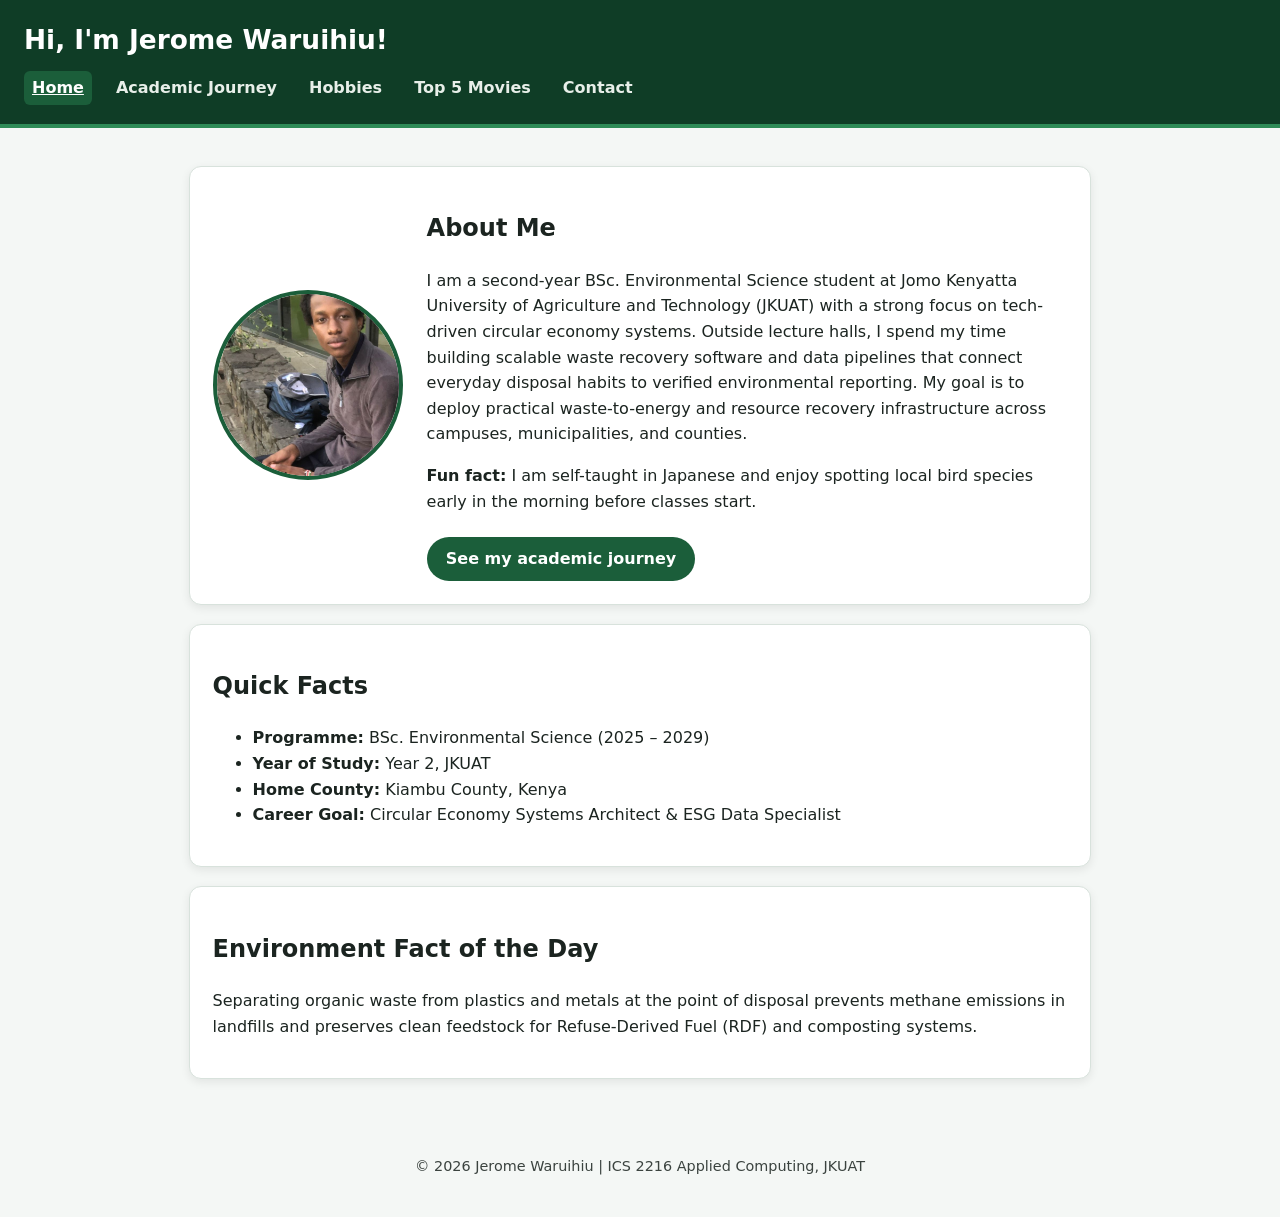
<file: index.html>
<!DOCTYPE html>
<html lang="en">

<head>
    <meta charset="utf-8">
    <meta name="viewport" content="width=device-width, initial-scale=1">
    <title>Jerome Waruihiu | Portfolio</title>
    <link rel="icon" href="images/favicon.png">
    <link rel="stylesheet" href="style.css">
</head>

<body>
    <header>
        <h1>Hi, I'm Jerome Waruihiu!</h1>
        <nav>
            <a href="index.html" class="active">Home</a>
            <a href="academic.html">Academic Journey</a>
            <a href="hobbies.html">Hobbies</a>
            <a href="movies.html">Top 5 Movies</a>
            <a href="contact.html">Contact</a>
        </nav>
    </header>

    <main>
        <section class="card hero">
            <img src="images/my-photo.jpeg" alt="Portrait of Jerome Waruihiu smiling" class="profile-pic">
            <div class="hero-text">
                <h2>About Me</h2>
                <p>I am a second-year BSc. Environmental Science student at Jomo Kenyatta University of Agriculture and
                    Technology (JKUAT) with a strong focus on tech-driven circular economy systems. Outside lecture
                    halls, I spend my time building scalable waste recovery software and data pipelines that connect
                    everyday disposal habits to verified environmental reporting. My goal is to deploy practical
                    waste-to-energy and resource recovery infrastructure across campuses, municipalities, and counties.
                </p>
                <p><strong>Fun fact:</strong> I am self-taught in Japanese and enjoy spotting local bird species early
                    in the morning before classes start.</p>
                <a class="btn" href="academic.html">See my academic journey</a>
            </div>
        </section>

        <section class="card">
            <h2>Quick Facts</h2>
            <ul>
                <li><strong>Programme:</strong> BSc. Environmental Science (2025 – 2029)</li>
                <li><strong>Year of Study:</strong> Year 2, JKUAT</li>
                <li><strong>Home County:</strong> Kiambu County, Kenya</li>
                <li><strong>Career Goal:</strong> Circular Economy Systems Architect &amp; ESG Data Specialist</li>
            </ul>
        </section>

        <section class="card">
            <h2>Environment Fact of the Day</h2>
            <p>Separating organic waste from plastics and metals at the point of disposal prevents methane emissions in
                landfills and preserves clean feedstock for Refuse-Derived Fuel (RDF) and composting systems.</p>
        </section>
    </main>

    <footer>
        <p>&copy; 2026 Jerome Waruihiu | ICS 2216 Applied Computing, JKUAT</p>
    </footer>
</body>

</html>
</file>
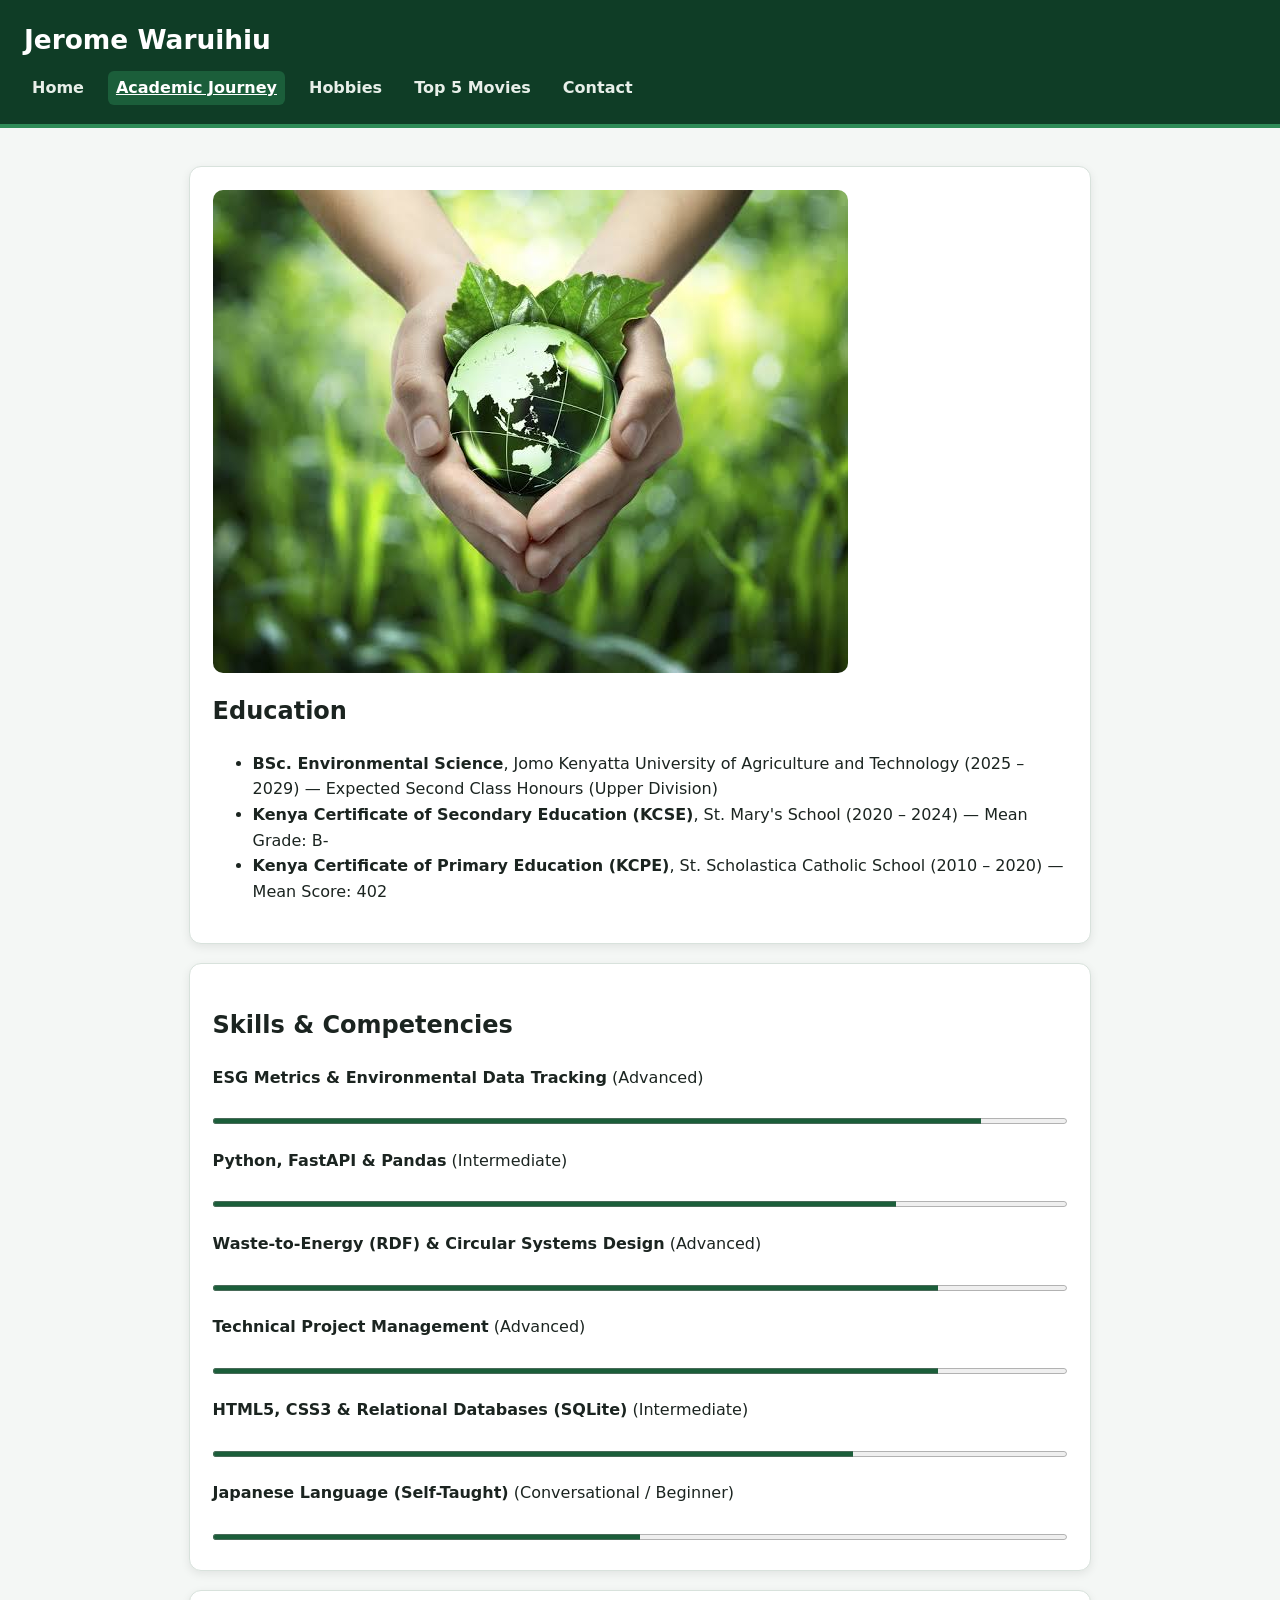
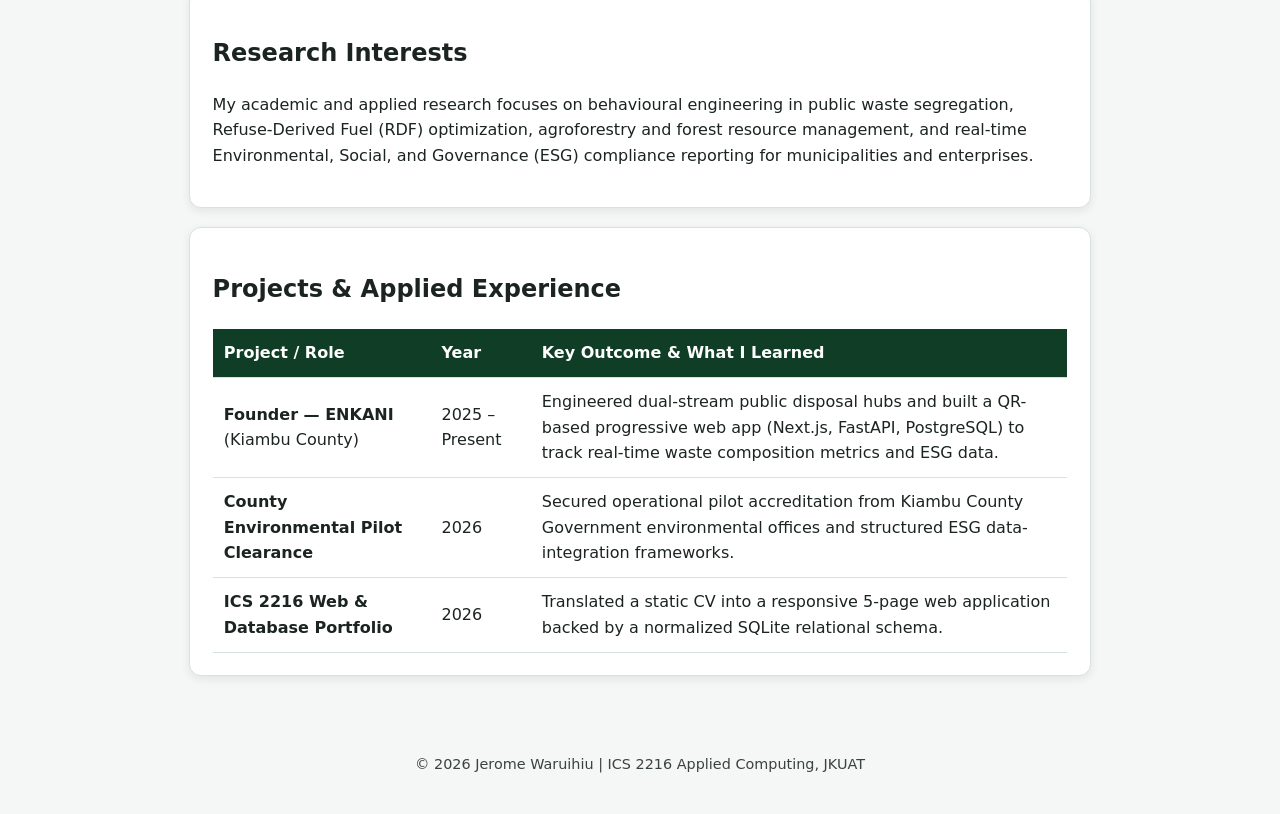
<file: academic.html>
<!DOCTYPE html>
<html lang="en">

<head>
    <meta charset="utf-8">
    <meta name="viewport" content="width=device-width, initial-scale=1">
    <title>Academic Journey | Jerome Waruihiu</title>
    <link rel="icon" href="images/favicon.jpeg">
    <link rel="stylesheet" href="style.css">
</head>

<body>
    <header>
        <h1>Jerome Waruihiu</h1>
        <nav>
            <a href="index.html">Home</a>
            <a href="academic.html" class="active">Academic Journey</a>
            <a href="hobbies.html">Hobbies</a>
            <a href="movies.html">Top 5 Movies</a>
            <a href="contact.html">Contact</a>
        </nav>
    </header>

    <main>
        <section class="card">
            <img src="images/campus.jpeg" alt="Environmental science fieldwork and campus research setting">
            <h2>Education</h2>
            <ul>
                <li><strong>BSc. Environmental Science</strong>, Jomo Kenyatta University of Agriculture and Technology
                    (2025 – 2029) — Expected Second Class Honours (Upper Division)</li>
                <li><strong>Kenya Certificate of Secondary Education (KCSE)</strong>, St. Mary's School (2020 – 2024) —
                    Mean Grade: B-</li>
                <li><strong>Kenya Certificate of Primary Education (KCPE)</strong>, St. Scholastica Catholic School
                    (2010 – 2020) — Mean Score: 402</li>
            </ul>
        </section>

        <section class="card">
            <h2>Skills &amp; Competencies</h2>
            <p><strong>ESG Metrics &amp; Environmental Data Tracking</strong> (Advanced)</p>
            <progress value="90" max="100"></progress>

            <p><strong>Python, FastAPI &amp; Pandas</strong> (Intermediate)</p>
            <progress value="80" max="100"></progress>

            <p><strong>Waste-to-Energy (RDF) &amp; Circular Systems Design</strong> (Advanced)</p>
            <progress value="85" max="100"></progress>

            <p><strong>Technical Project Management</strong> (Advanced)</p>
            <progress value="85" max="100"></progress>

            <p><strong>HTML5, CSS3 &amp; Relational Databases (SQLite)</strong> (Intermediate)</p>
            <progress value="75" max="100"></progress>

            <p><strong>Japanese Language (Self-Taught)</strong> (Conversational / Beginner)</p>
            <progress value="50" max="100"></progress>
        </section>

        <section class="card">
            <h2>Research Interests</h2>
            <p>My academic and applied research focuses on behavioural engineering in public waste segregation,
                Refuse-Derived Fuel (RDF) optimization, agroforestry and forest resource management, and real-time
                Environmental, Social, and Governance (ESG) compliance reporting for municipalities and enterprises.</p>
        </section>

        <section class="card">
            <h2>Projects &amp; Applied Experience</h2>
            <table>
                <thead>
                    <tr>
                        <th>Project / Role</th>
                        <th>Year</th>
                        <th>Key Outcome &amp; What I Learned</th>
                    </tr>
                </thead>
                <tbody>
                    <tr>
                        <td><strong>Founder — ENKANI</strong> (Kiambu County)</td>
                        <td>2025 – Present</td>
                        <td>Engineered dual-stream public disposal hubs and built a QR-based progressive web app
                            (Next.js, FastAPI, PostgreSQL) to track real-time waste composition metrics and ESG data.
                        </td>
                    </tr>
                    <tr>
                        <td><strong>County Environmental Pilot Clearance</strong></td>
                        <td>2026</td>
                        <td>Secured operational pilot accreditation from Kiambu County Government environmental offices
                            and structured ESG data-integration frameworks.</td>
                    </tr>
                    <tr>
                        <td><strong>ICS 2216 Web &amp; Database Portfolio</strong></td>
                        <td>2026</td>
                        <td>Translated a static CV into a responsive 5-page web application backed by a normalized
                            SQLite relational schema.</td>
                    </tr>
                </tbody>
            </table>
        </section>
    </main>

    <footer>
        <p>&copy; 2026 Jerome Waruihiu | ICS 2216 Applied Computing, JKUAT</p>
    </footer>
</body>

</html>
</file>
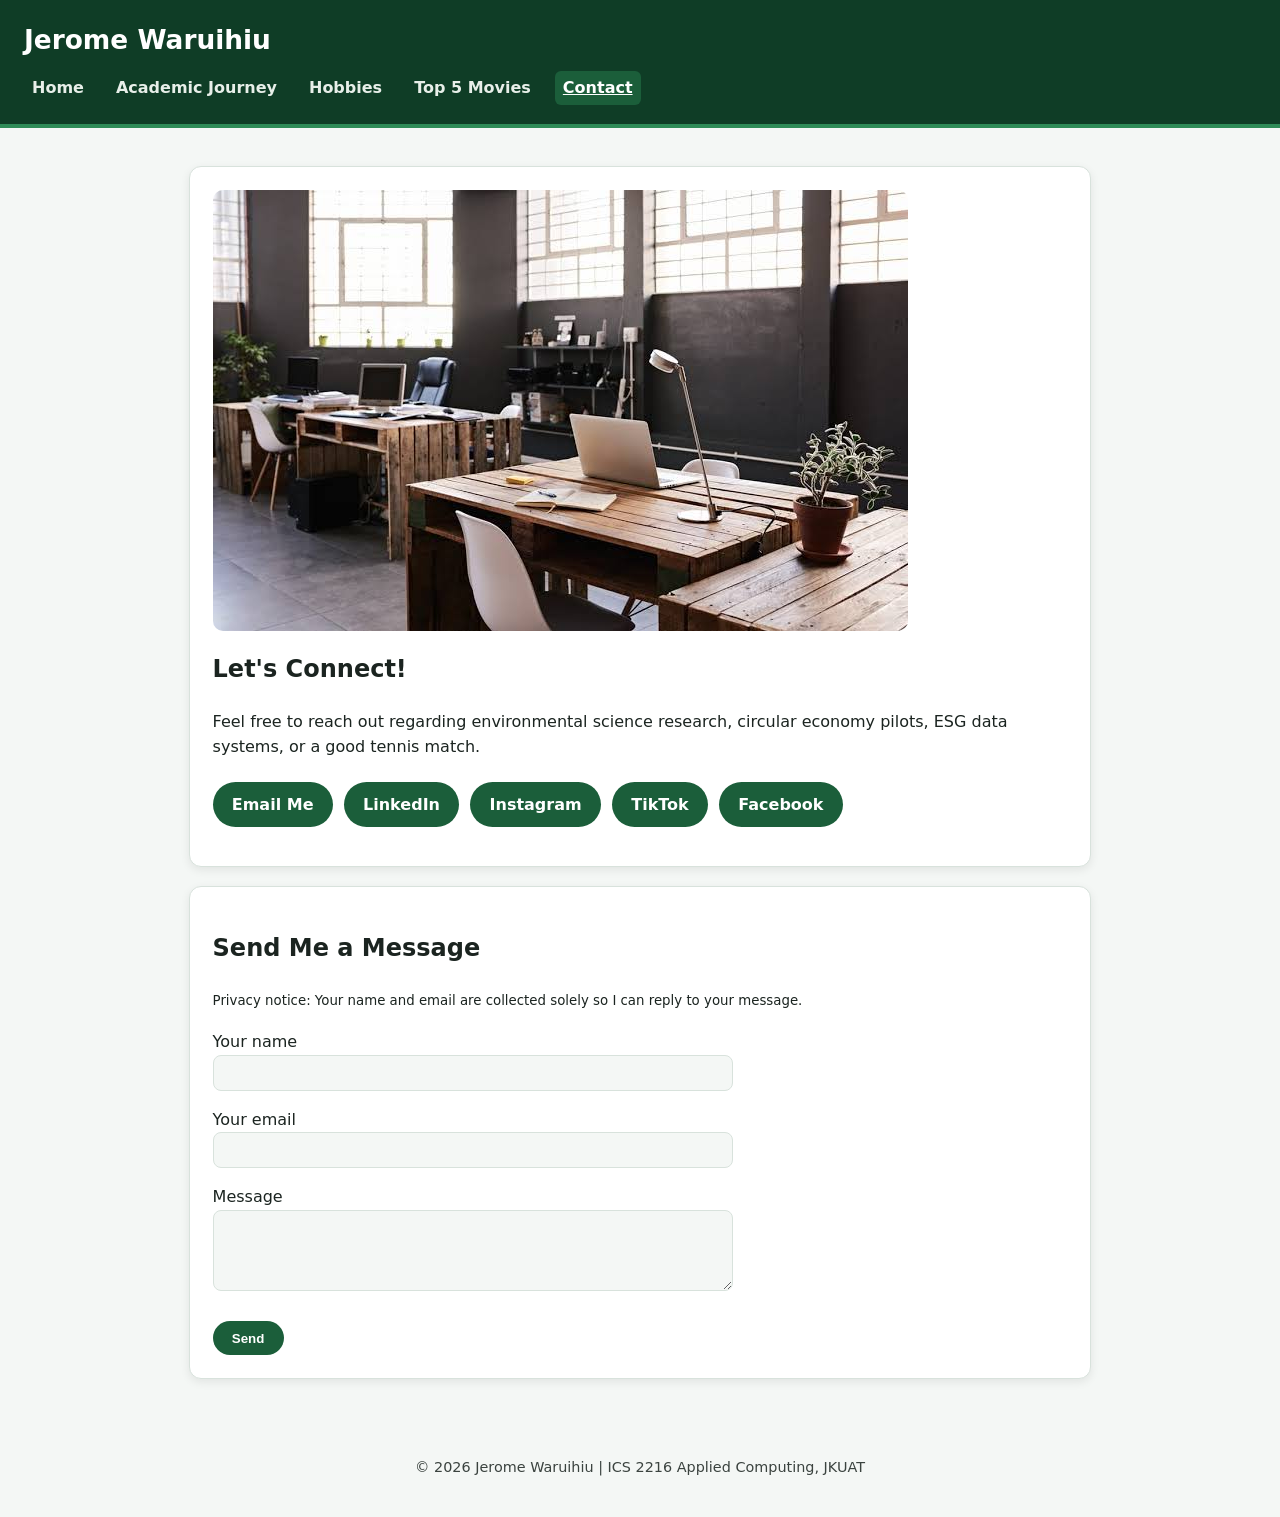
<file: contact.html>
<!DOCTYPE html>
<html lang="en">

<head>
    <meta charset="utf-8">
    <meta name="viewport" content="width=device-width, initial-scale=1">
    <title>Contact | Jerome Waruihiu</title>
    <link rel="icon" href="images/favicon.png">
    <link rel="stylesheet" href="style.css">
</head>

<body>
    <header>
        <h1>Jerome Waruihiu</h1>
        <nav>
            <a href="index.html">Home</a>
            <a href="academic.html">Academic Journey</a>
            <a href="hobbies.html">Hobbies</a>
            <a href="movies.html">Top 5 Movies</a>
            <a href="contact.html" class="active">Contact</a>
        </nav>
    </header>

    <main>
        <section class="card">
            <img src="images/contact.jpeg" alt="Workspace laptop and notebook ready for collaboration">
            <h2>Let's Connect!</h2>
            <p>Feel free to reach out regarding environmental science research, circular economy pilots, ESG data
                systems, or a good tennis match.</p>
            <ul class="links">
                <li><a class="btn" href="mailto:jerome.waruhiu@students.jkuat.ac.ke">Email Me</a></li>
                <li><a class="btn" href="https://www.linkedin.com/in/jerome-waruihiu" target="_blank"
                        rel="noopener">LinkedIn</a></li>
                <li><a class="btn" href="https://www.instagram.com/jerome.waruihiu" target="_blank"
                        rel="noopener">Instagram</a></li>
                <li><a class="btn" href="https://www.tiktok.com/@jerome.waruihiu" target="_blank"
                        rel="noopener">TikTok</a></li>
                <li><a class="btn" href="https://www.facebook.com/jerome.waruihiu" target="_blank"
                        rel="noopener">Facebook</a></li>
            </ul>
        </section>

        <section class="card">
            <h2>Send Me a Message</h2>
            <p><small>Privacy notice: Your name and email are collected solely so I can reply to your message.</small>
            </p>
            <form action="INSTRUCTOR-PROVIDED-ADDRESS" method="post">
                <p>
                    <label for="name">Your name</label><br>
                    <input type="text" id="name" name="sender_name" required>
                </p>
                <p>
                    <label for="email">Your email</label><br>
                    <input type="email" id="email" name="sender_email" required>
                </p>
                <p>
                    <label for="msg">Message</label><br>
                    <textarea id="msg" name="message" rows="4" required></textarea>
                </p>
                <button class="btn" type="submit">Send</button>
            </form>
        </section>
    </main>

    <footer>
        <p>&copy; 2026 Jerome Waruihiu | ICS 2216 Applied Computing, JKUAT</p>
    </footer>
</body>

</html>
</file>
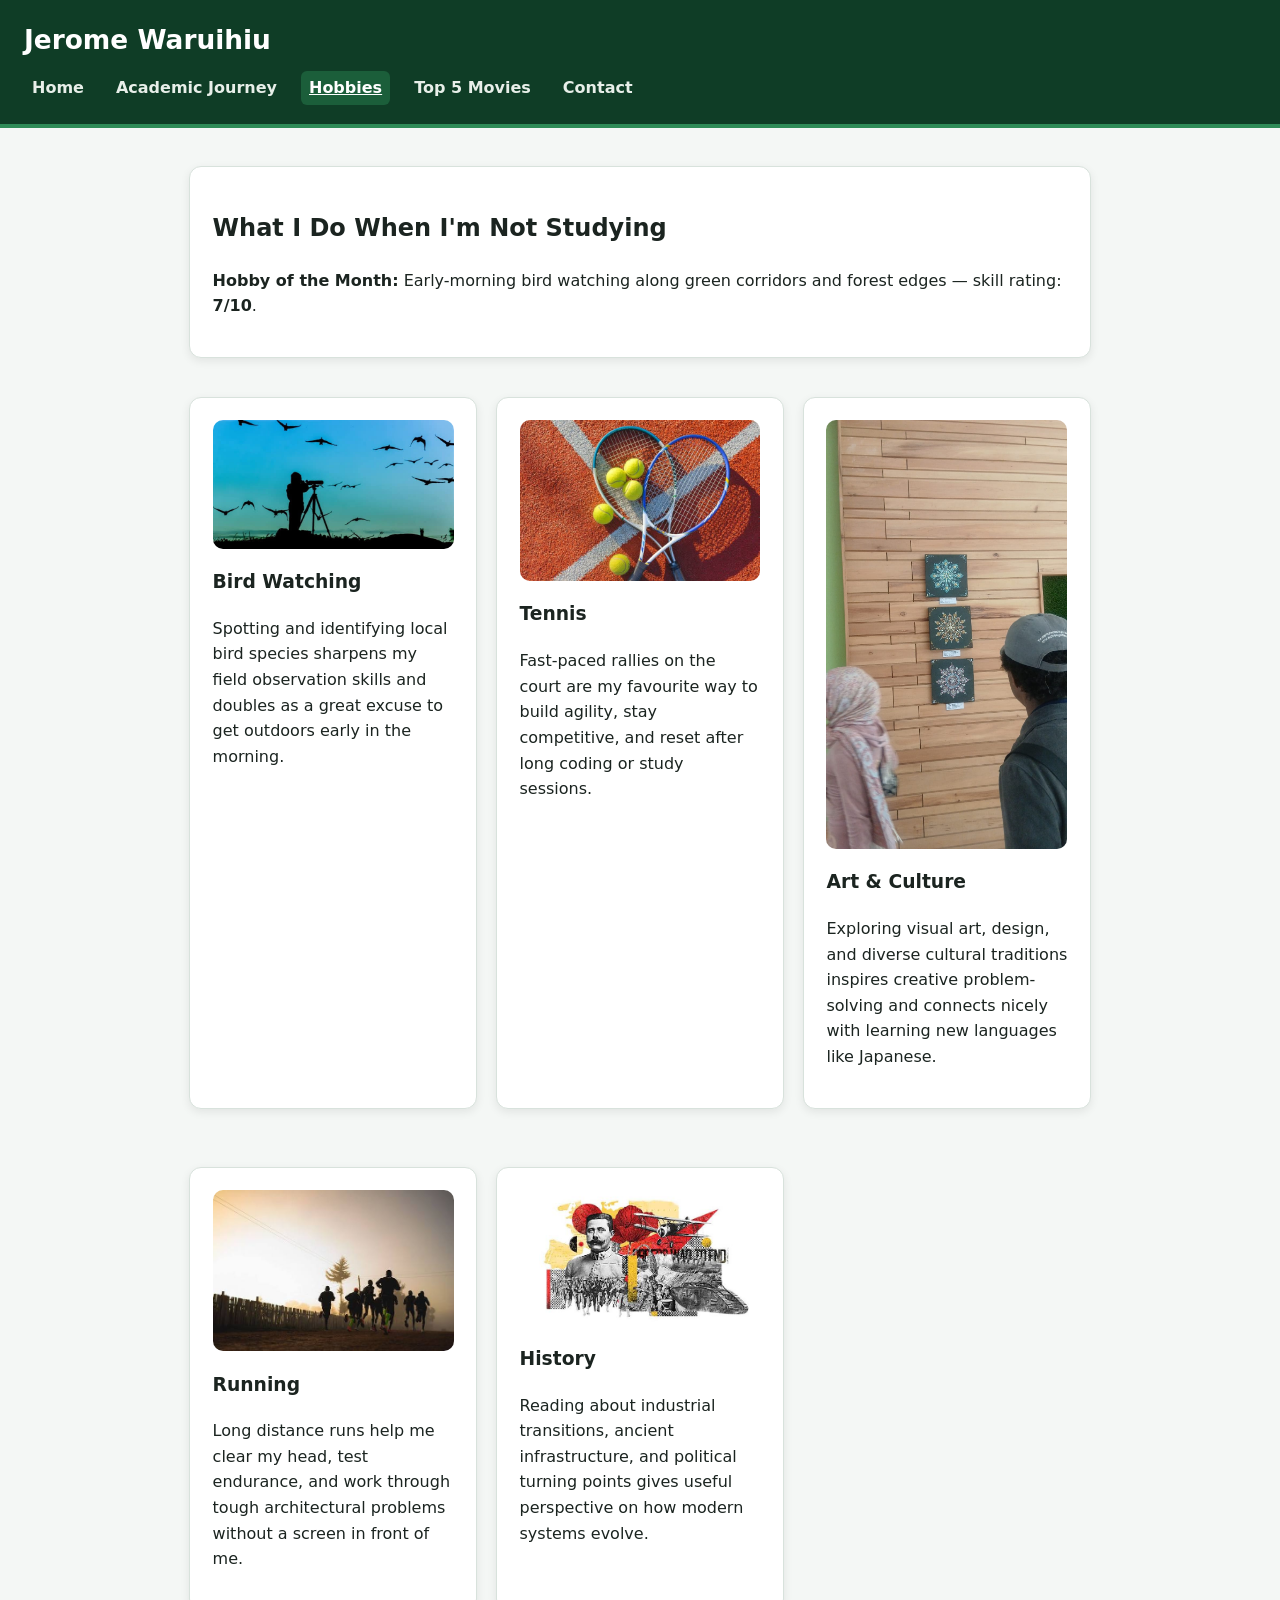
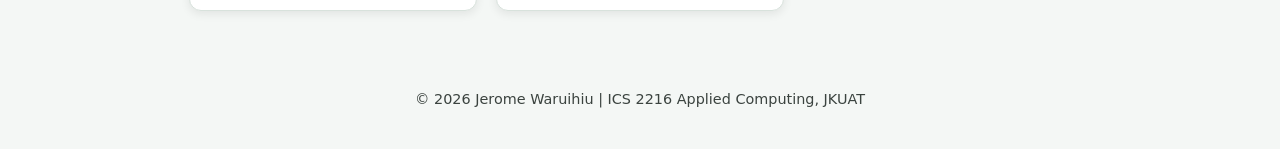
<file: hobbies.html>
<!DOCTYPE html>
<html lang="en">

<head>
    <meta charset="utf-8">
    <meta name="viewport" content="width=device-width, initial-scale=1">
    <title>Hobbies | Jerome Waruihiu</title>
    <link rel="icon" href="images/favicon.png">
    <link rel="stylesheet" href="style.css">
</head>

<body>
    <header>
        <h1>Jerome Waruihiu</h1>
        <nav>
            <a href="index.html">Home</a>
            <a href="academic.html">Academic Journey</a>
            <a href="hobbies.html" class="active">Hobbies</a>
            <a href="movies.html">Top 5 Movies</a>
            <a href="contact.html">Contact</a>
        </nav>
    </header>

    <main>
        <section class="card">
            <h2>What I Do When I'm Not Studying</h2>
            <p><strong>Hobby of the Month:</strong> Early-morning bird watching along green corridors and forest edges —
                skill rating: <strong>7/10</strong>.</p>
        </section>

        <div class="grid">
            <article class="card">
                <img src="images/hobby-birds.jpeg" alt="Binoculars and a wild bird perched on a branch">
                <h3>Bird Watching</h3>
                <p>Spotting and identifying local bird species sharpens my field observation skills and doubles as a
                    great excuse to get outdoors early in the morning.</p>
            </article>

            <article class="card">
                <img src="images/hobby-tennis.jpeg" alt="Tennis racket and yellow tennis balls on a court">
                <h3>Tennis</h3>
                <p>Fast-paced rallies on the court are my favourite way to build agility, stay competitive, and reset
                    after long coding or study sessions.</p>
            </article>

            <article class="card">
                <img src="images/hobby-art&culture.jpeg" alt="Art gallery exhibition and cultural artifacts">
                <h3>Art &amp; Culture</h3>
                <p>Exploring visual art, design, and diverse cultural traditions inspires creative problem-solving and
                    connects nicely with learning new languages like Japanese.</p>
            </article>

            <article class="card">
                <img src="images/hobby-running.jpeg" alt="Running shoes on an outdoor trail at sunrise">
                <h3>Running</h3>
                <p>Long distance runs help me clear my head, test endurance, and work through tough architectural
                    problems without a screen in front of me.</p>
            </article>

            <article class="card">
                <img src="images/hobby-history.jpeg" alt="Stack of classic history books and an old map">
                <h3>History</h3>
                <p>Reading about industrial transitions, ancient infrastructure, and political turning points gives
                    useful perspective on how modern systems evolve.</p>
            </article>
        </div>
    </main>

    <footer>
        <p>&copy; 2026 Jerome Waruihiu | ICS 2216 Applied Computing, JKUAT</p>
    </footer>
</body>

</html>
</file>
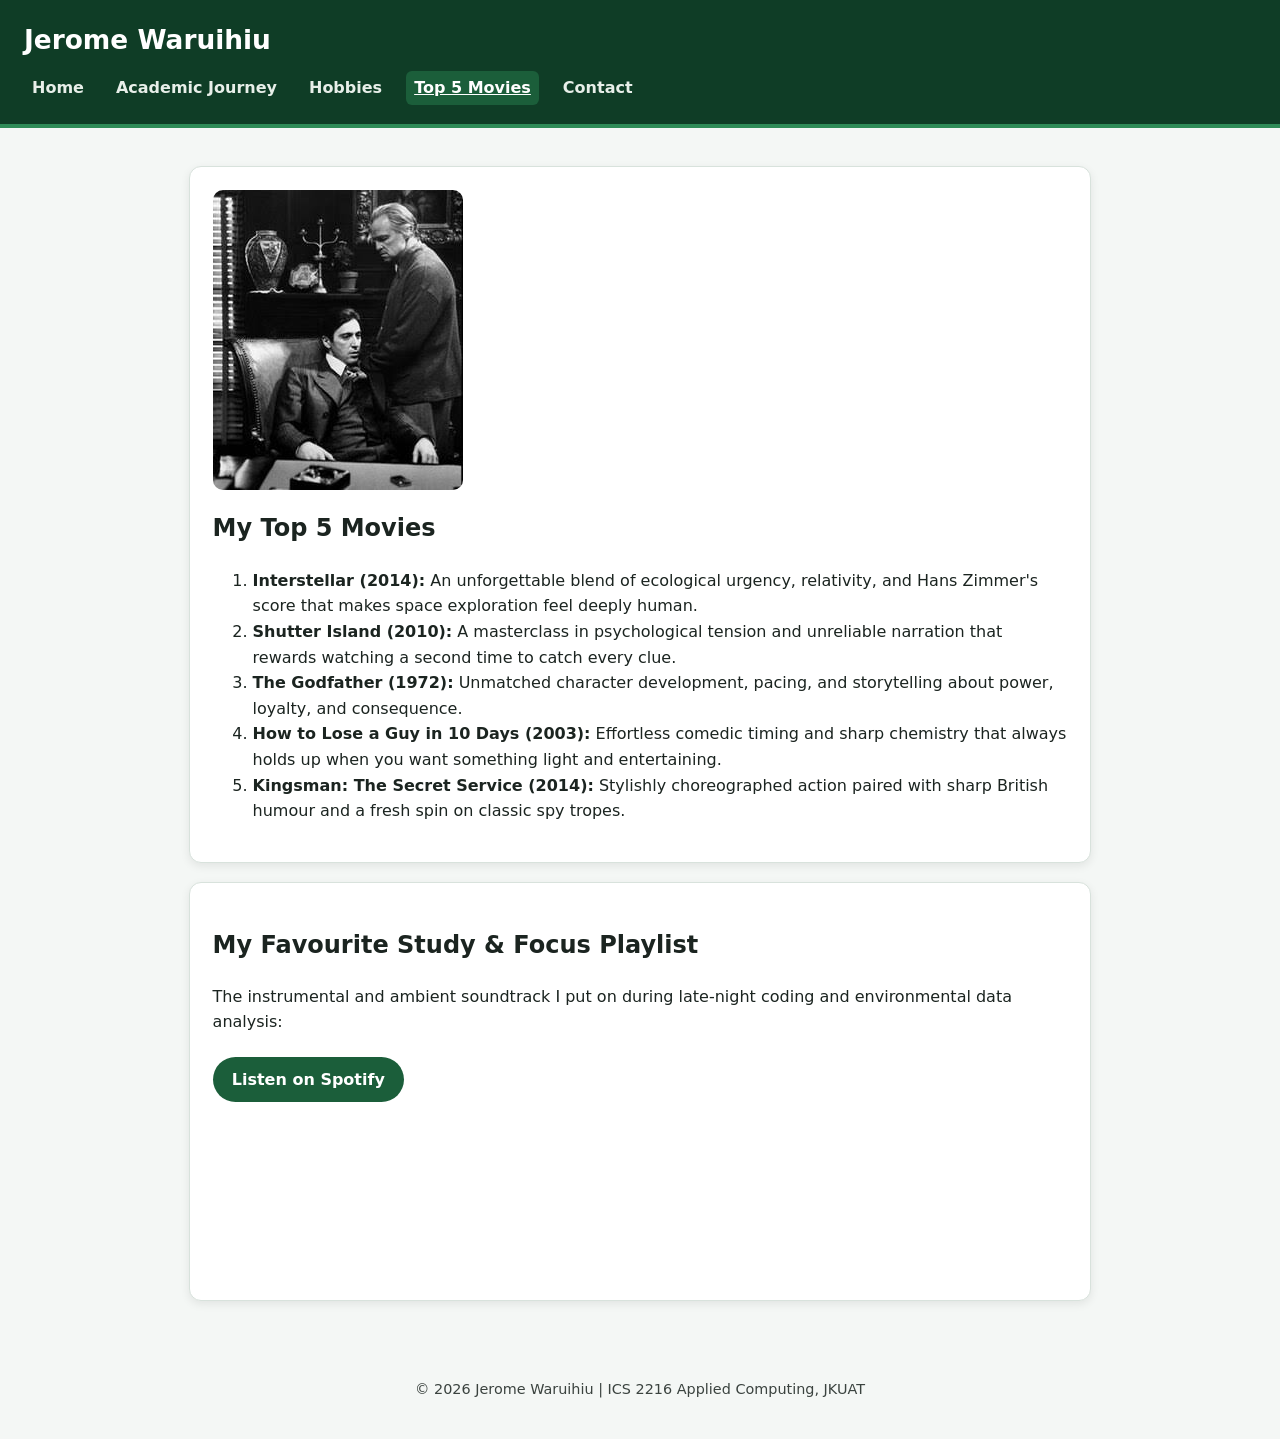
<file: movies.html>
<!DOCTYPE html>
<html lang="en">

<head>
    <meta charset="utf-8">
    <meta name="viewport" content="width=device-width, initial-scale=1">
    <title>Top 5 Movies | Jerome Waruihiu</title>
    <link rel="icon" href="images/favicon.png">
    <link rel="stylesheet" href="style.css">
</head>

<body>
    <header>
        <h1>Jerome Waruihiu</h1>
        <nav>
            <a href="index.html">Home</a>
            <a href="academic.html">Academic Journey</a>
            <a href="hobbies.html">Hobbies</a>
            <a href="movies.html" class="active">Top 5 Movies</a>
            <a href="contact.html">Contact</a>
        </nav>
    </header>

    <main>
        <section class="card">
            <img src="images/movies.jpeg" alt="Cinema screen and film reel">
            <h2>My Top 5 Movies</h2>
            <ol>
                <li><strong>Interstellar (2014):</strong> An unforgettable blend of ecological urgency, relativity, and
                    Hans Zimmer's score that makes space exploration feel deeply human.</li>
                <li><strong>Shutter Island (2010):</strong> A masterclass in psychological tension and unreliable
                    narration that rewards watching a second time to catch every clue.</li>
                <li><strong>The Godfather (1972):</strong> Unmatched character development, pacing, and storytelling
                    about power, loyalty, and consequence.</li>
                <li><strong>How to Lose a Guy in 10 Days (2003):</strong> Effortless comedic timing and sharp chemistry
                    that always holds up when you want something light and entertaining.</li>
                <li><strong>Kingsman: The Secret Service (2014):</strong> Stylishly choreographed action paired with
                    sharp British humour and a fresh spin on classic spy tropes.</li>
            </ol>
        </section>

        <section class="card">
            <h2>My Favourite Study &amp; Focus Playlist</h2>
            <p>The instrumental and ambient soundtrack I put on during late-night coding and environmental data
                analysis:</p>
            <a class="btn" href="https://open.spotify.com/playlist/37i9dQZF1DX8Uebhn9wzrS" target="_blank"
                rel="noopener">Listen on Spotify</a>
            <div style="margin-top: 1rem;">
                <iframe style="border-radius:12px"
                    src="https://open.spotify.com/embed/playlist/37i9dQZF1DX8Uebhn9wzrS?utm_source=generator"
                    width="100%" height="152" frameBorder="0" allowfullscreen=""
                    allow="autoplay; clipboard-write; encrypted-media; fullscreen; picture-in-picture" loading="lazy"
                    title="Spotify Focus Playlist"></iframe>
            </div>
        </section>
    </main>

    <footer>
        <p>&copy; 2026 Jerome Waruihiu | ICS 2216 Applied Computing, JKUAT</p>
    </footer>
</body>

</html>
</file>
<file: style.css>
:root {
    --bg: #f4f7f5;
    --ink: #1b2420;
    --brand: #1b5e3a;
    --brand2: #0f3d26;
    --accent: #2e8b57;
    --card: #ffffff;
    --border: #d8e2dc;
}

@media (prefers-color-scheme: dark) {
    :root {
        --bg: #101714;
        --ink: #e8efe9;
        --brand: #38a169;
        --brand2: #0a2919;
        --accent: #48bb78;
        --card: #18231e;
        --border: #2a3b33;
    }
}

* {
    box-sizing: border-box;
}

body {
    margin: 0;
    font-family: "Segoe UI", system-ui, -apple-system, Arial, sans-serif;
    background: var(--bg);
    color: var(--ink);
    line-height: 1.6;
}

header {
    background: var(--brand2);
    color: #ffffff;
    padding: 1.2rem 1.5rem;
    border-bottom: 4px solid var(--accent);
}

header h1 {
    margin: 0 0 0.6rem 0;
    font-size: 1.65rem;
}

nav {
    display: flex;
    flex-wrap: wrap;
    gap: 1rem;
}

nav a {
    color: #e8efe9;
    text-decoration: none;
    font-weight: 600;
    padding: 0.25rem 0.5rem;
    border-radius: 6px;
}

nav a:hover,
nav a.active {
    background: var(--brand);
    color: #ffffff;
    text-decoration: underline;
}

main {
    max-width: 940px;
    margin: 0 auto;
    padding: 1.2rem;
}

img {
    max-width: 100%;
    height: auto;
    border-radius: 10px;
    display: block;
}

.card {
    background: var(--card);
    padding: 1.4rem;
    border-radius: 12px;
    border: 1px solid var(--border);
    box-shadow: 0 3px 10px rgba(0, 0, 0, 0.08);
    margin: 1.2rem 0;
    transition: transform 0.2s ease;
}

.card:hover {
    transform: translateY(-3px);
}

.hero {
    display: flex;
    gap: 1.5rem;
    align-items: center;
    flex-wrap: wrap;
}

.hero-text {
    flex: 1 1 300px;
}

.profile-pic {
    width: 190px;
    height: 190px;
    object-fit: cover;
    border-radius: 50%;
    border: 4px solid var(--brand);
}

.grid {
    display: grid;
    grid-template-columns: repeat(auto-fit, minmax(240px, 1fr));
    gap: 1.2rem;
}

.btn {
    display: inline-block;
    background: var(--brand);
    color: #ffffff;
    padding: 0.6rem 1.2rem;
    border-radius: 999px;
    text-decoration: none;
    font-weight: 700;
    border: none;
    cursor: pointer;
    margin-top: 0.4rem;
}

.btn:hover {
    background: var(--accent);
}

table {
    width: 100%;
    border-collapse: collapse;
    margin-top: 0.8rem;
}

th,
td {
    text-align: left;
    padding: 0.7rem;
    border-bottom: 1px solid var(--border);
}

th {
    background: var(--brand2);
    color: #ffffff;
}

progress {
    width: 100%;
    height: 12px;
    accent-color: var(--brand);
}

.links {
    list-style: none;
    padding: 0;
    display: flex;
    flex-wrap: wrap;
    gap: 0.7rem;
}

input,
textarea {
    width: 100%;
    max-width: 520px;
    padding: 0.6rem;
    border: 1px solid var(--border);
    border-radius: 8px;
    background: var(--bg);
    color: var(--ink);
    font-family: inherit;
}

footer {
    text-align: center;
    padding: 1.5rem;
    font-size: 0.9rem;
    opacity: 0.85;
}
</file>
